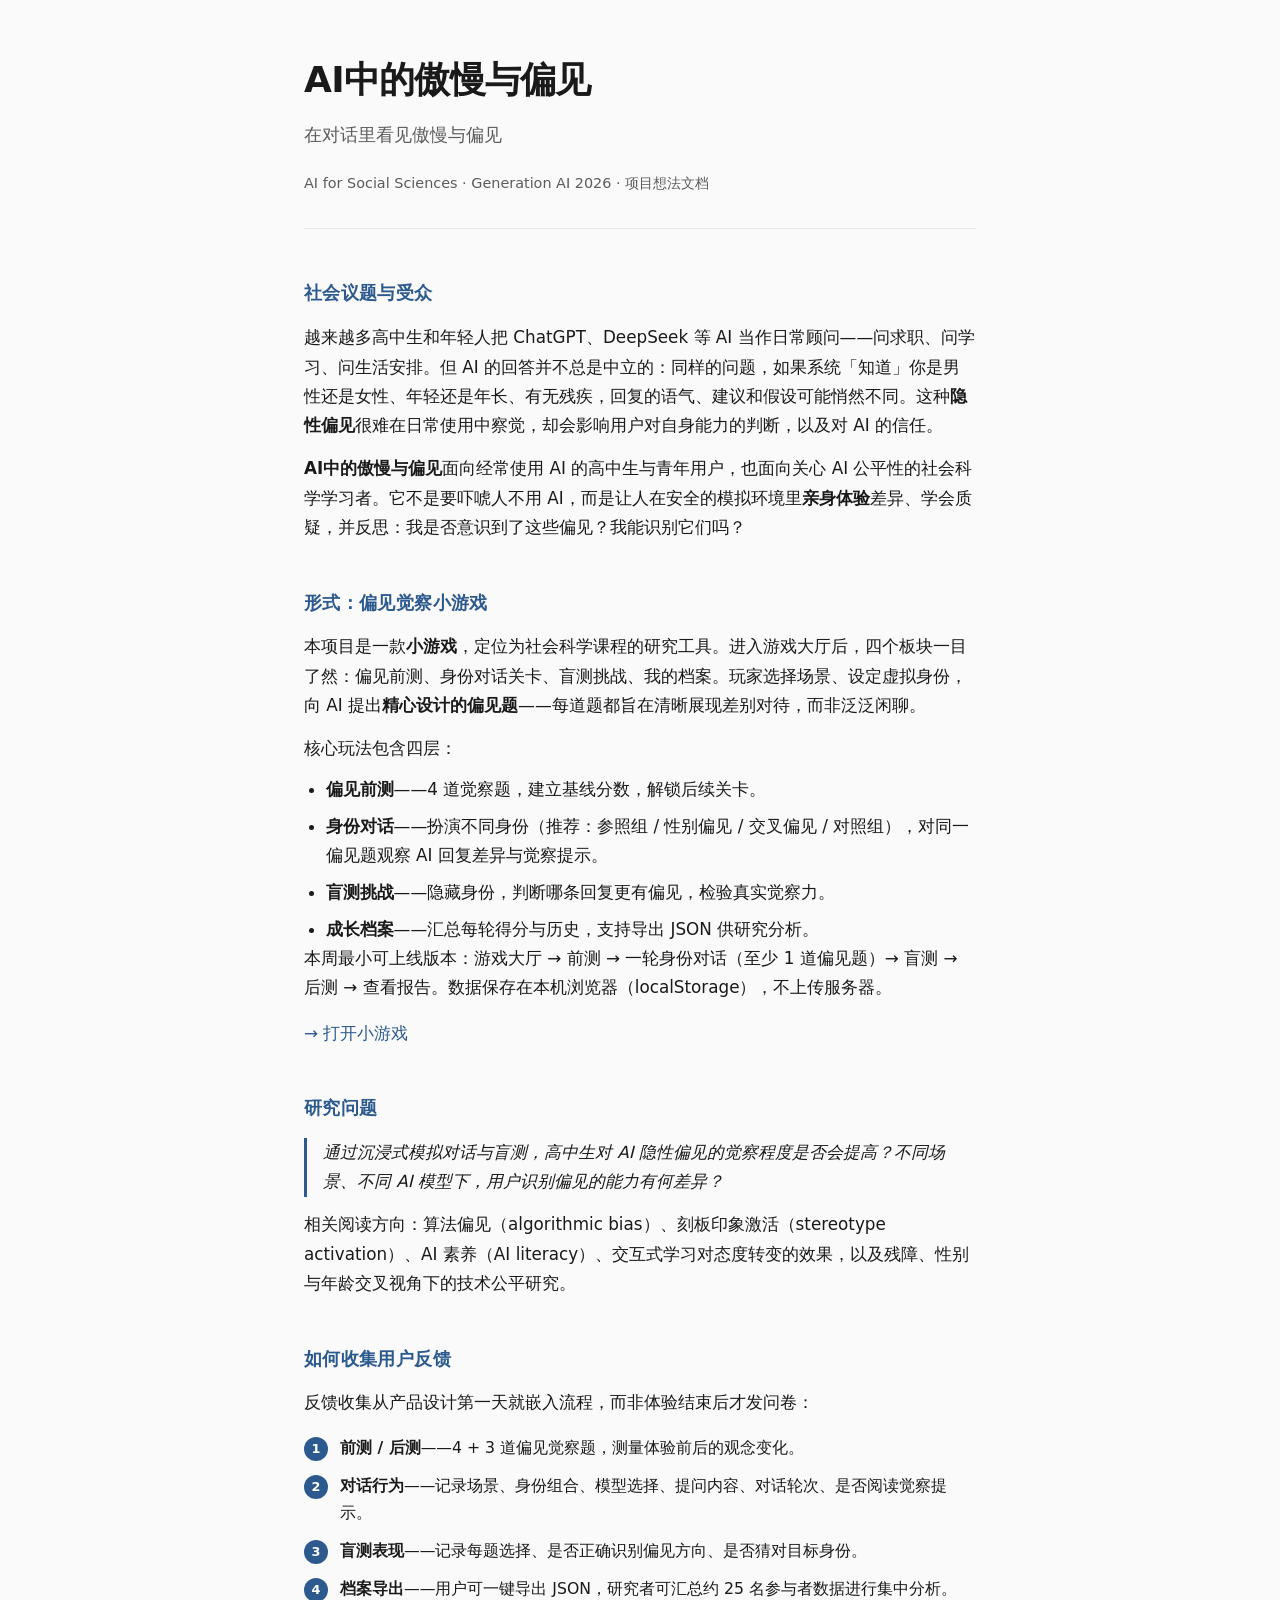
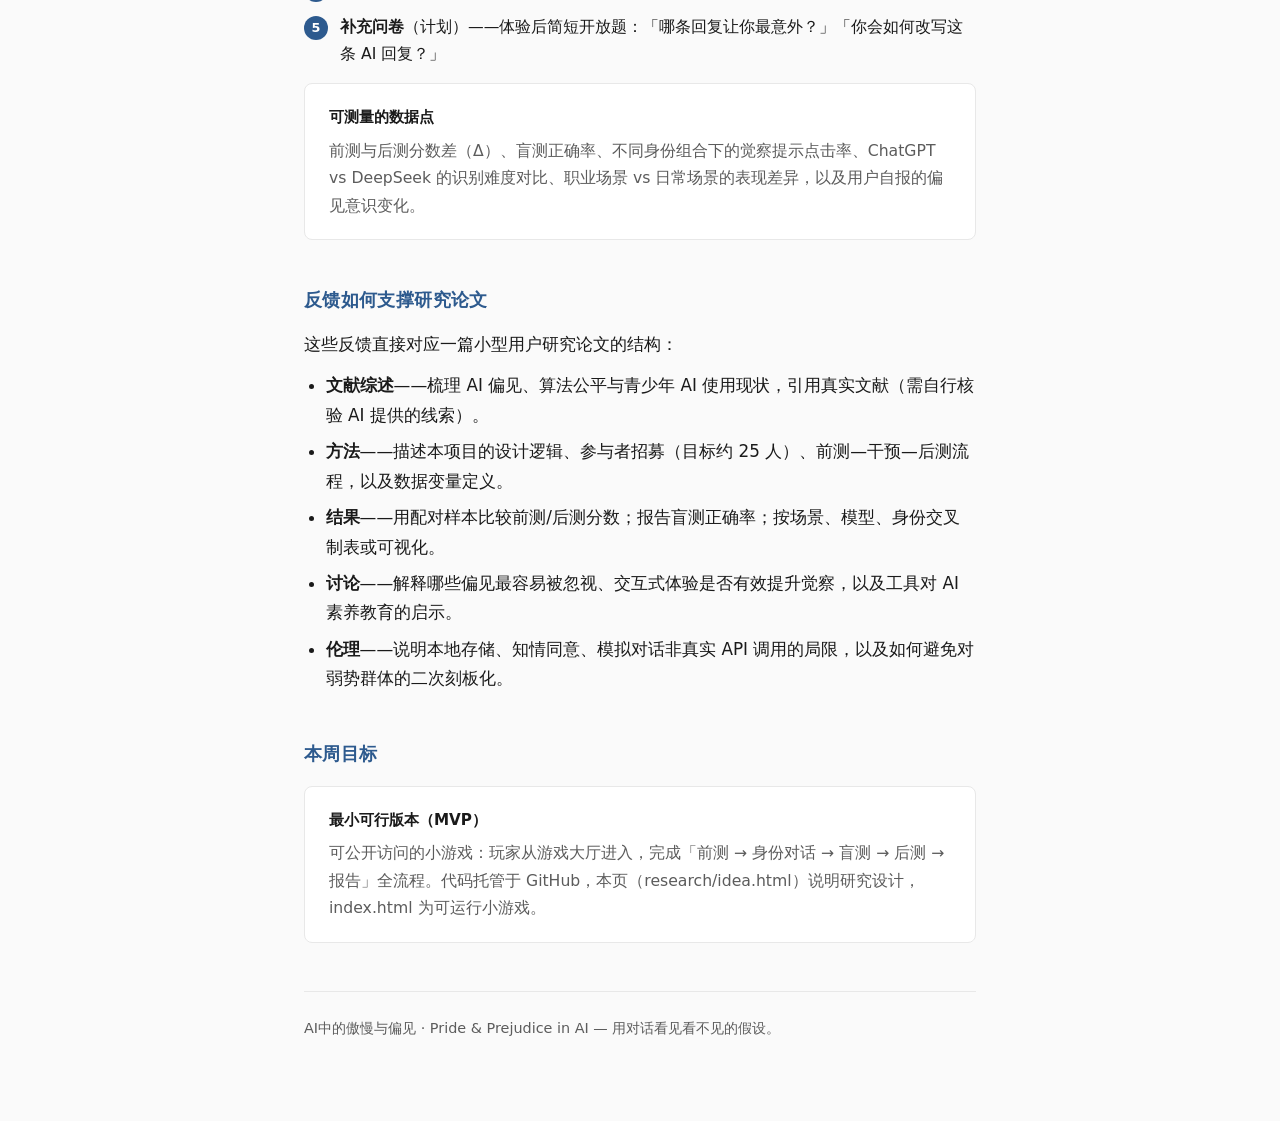
<file: research/idea.html>
<!DOCTYPE html>
<html lang="zh-CN">
<head>
  <meta charset="UTF-8" />
  <meta name="viewport" content="width=device-width, initial-scale=1.0" />
  <title>AI中的傲慢与偏见 · 项目介绍</title>
  <style>
    :root {
      --text: #1a1a1a;
      --muted: #5c5c5c;
      --border: #e8e8e8;
      --accent: #2d5a8e;
      --bg: #fafafa;
      --card: #ffffff;
    }

    * { box-sizing: border-box; margin: 0; padding: 0; }

    body {
      font-family: system-ui, -apple-system, "Segoe UI", "PingFang SC", "Microsoft YaHei", sans-serif;
      font-size: 1.05rem;
      line-height: 1.75;
      color: var(--text);
      background: var(--bg);
      padding: 3rem 1.25rem 5rem;
    }

    main {
      max-width: 42rem;
      margin: 0 auto;
    }

    header {
      margin-bottom: 3rem;
      padding-bottom: 2rem;
      border-bottom: 1px solid var(--border);
    }

    h1 {
      font-size: 2.25rem;
      font-weight: 700;
      letter-spacing: -0.02em;
      margin-bottom: 0.5rem;
    }

    .tagline {
      font-size: 1.15rem;
      color: var(--muted);
    }

    .meta {
      margin-top: 1.25rem;
      font-size: 0.9rem;
      color: var(--muted);
    }

    section {
      margin-bottom: 2.75rem;
    }

    h2 {
      font-size: 1.15rem;
      font-weight: 600;
      color: var(--accent);
      margin-bottom: 0.85rem;
      letter-spacing: 0.02em;
    }

    p + p { margin-top: 0.85rem; }

    ul {
      margin-top: 0.75rem;
      padding-left: 1.35rem;
    }

    li + li { margin-top: 0.45rem; }

    .card {
      background: var(--card);
      border: 1px solid var(--border);
      border-radius: 8px;
      padding: 1.25rem 1.5rem;
      margin-top: 1rem;
    }

    .card strong {
      display: block;
      margin-bottom: 0.35rem;
      font-size: 0.95rem;
    }

    .card p {
      font-size: 0.98rem;
      color: var(--muted);
    }

    .flow {
      display: flex;
      flex-direction: column;
      gap: 0.65rem;
      margin-top: 1rem;
    }

    .flow-step {
      display: flex;
      align-items: baseline;
      gap: 0.75rem;
      font-size: 0.98rem;
    }

    .flow-step span {
      flex-shrink: 0;
      width: 1.5rem;
      height: 1.5rem;
      border-radius: 50%;
      background: var(--accent);
      color: #fff;
      font-size: 0.8rem;
      font-weight: 600;
      display: flex;
      align-items: center;
      justify-content: center;
    }

    .research-q {
      font-style: italic;
      color: var(--text);
      border-left: 3px solid var(--accent);
      padding-left: 1rem;
      margin-top: 0.75rem;
    }

    footer {
      margin-top: 3rem;
      padding-top: 1.5rem;
      border-top: 1px solid var(--border);
      font-size: 0.9rem;
      color: var(--muted);
    }

    a {
      color: var(--accent);
      text-decoration: none;
    }

    a:hover { text-decoration: underline; }
  </style>
</head>
<body>
  <main>
    <header>
      <h1>AI中的傲慢与偏见</h1>
      <p class="tagline">在对话里看见傲慢与偏见</p>
      <p class="meta">AI for Social Sciences · Generation AI 2026 · 项目想法文档</p>
    </header>

    <section>
      <h2>社会议题与受众</h2>
      <p>
        越来越多高中生和年轻人把 ChatGPT、DeepSeek 等 AI 当作日常顾问——问求职、问学习、问生活安排。但 AI 的回答并不总是中立的：同样的问题，如果系统「知道」你是男性还是女性、年轻还是年长、有无残疾，回复的语气、建议和假设可能悄然不同。这种<strong>隐性偏见</strong>很难在日常使用中察觉，却会影响用户对自身能力的判断，以及对 AI 的信任。
      </p>
      <p>
        <strong>AI中的傲慢与偏见</strong>面向经常使用 AI 的高中生与青年用户，也面向关心 AI 公平性的社会科学学习者。它不是要吓唬人不用 AI，而是让人在安全的模拟环境里<strong>亲身体验</strong>差异、学会质疑，并反思：我是否意识到了这些偏见？我能识别它们吗？
      </p>
    </section>

    <section>
      <h2>形式：偏见觉察小游戏</h2>
      <p>
        本项目是一款<strong>小游戏</strong>，定位为社会科学课程的研究工具。进入游戏大厅后，四个板块一目了然：偏见前测、身份对话关卡、盲测挑战、我的档案。玩家选择场景、设定虚拟身份，向 AI 提出<strong>精心设计的偏见题</strong>——每道题都旨在清晰展现差别对待，而非泛泛闲聊。
      </p>
      <p>核心玩法包含四层：</p>
      <ul>
        <li><strong>偏见前测</strong>——4 道觉察题，建立基线分数，解锁后续关卡。</li>
        <li><strong>身份对话</strong>——扮演不同身份（推荐：参照组 / 性别偏见 / 交叉偏见 / 对照组），对同一偏见题观察 AI 回复差异与觉察提示。</li>
        <li><strong>盲测挑战</strong>——隐藏身份，判断哪条回复更有偏见，检验真实觉察力。</li>
        <li><strong>成长档案</strong>——汇总每轮得分与历史，支持导出 JSON 供研究分析。</li>
      </ul>
      <p>
        本周最小可上线版本：游戏大厅 → 前测 → 一轮身份对话（至少 1 道偏见题）→ 盲测 → 后测 → 查看报告。数据保存在本机浏览器（localStorage），不上传服务器。
      </p>
      <p style="margin-top:1rem">
        <a href="../index.html">→ 打开小游戏</a>
      </p>
    </section>

    <section>
      <h2>研究问题</h2>
      <p class="research-q">
        通过沉浸式模拟对话与盲测，高中生对 AI 隐性偏见的觉察程度是否会提高？不同场景、不同 AI 模型下，用户识别偏见的能力有何差异？
      </p>
      <p style="margin-top:0.85rem">
        相关阅读方向：算法偏见（algorithmic bias）、刻板印象激活（stereotype activation）、AI 素养（AI literacy）、交互式学习对态度转变的效果，以及残障、性别与年龄交叉视角下的技术公平研究。
      </p>
    </section>

    <section>
      <h2>如何收集用户反馈</h2>
      <p>反馈收集从产品设计第一天就嵌入流程，而非体验结束后才发问卷：</p>

      <div class="flow">
        <div class="flow-step"><span>1</span><div><strong>前测 / 后测</strong>——4 + 3 道偏见觉察题，测量体验前后的观念变化。</div></div>
        <div class="flow-step"><span>2</span><div><strong>对话行为</strong>——记录场景、身份组合、模型选择、提问内容、对话轮次、是否阅读觉察提示。</div></div>
        <div class="flow-step"><span>3</span><div><strong>盲测表现</strong>——记录每题选择、是否正确识别偏见方向、是否猜对目标身份。</div></div>
        <div class="flow-step"><span>4</span><div><strong>档案导出</strong>——用户可一键导出 JSON，研究者可汇总约 25 名参与者数据进行集中分析。</div></div>
        <div class="flow-step"><span>5</span><div><strong>补充问卷</strong>（计划）——体验后简短开放题：「哪条回复让你最意外？」「你会如何改写这条 AI 回复？」</div></div>
      </div>

      <div class="card">
        <strong>可测量的数据点</strong>
        <p>
          前测与后测分数差（Δ）、盲测正确率、不同身份组合下的觉察提示点击率、ChatGPT vs DeepSeek 的识别难度对比、职业场景 vs 日常场景的表现差异，以及用户自报的偏见意识变化。
        </p>
      </div>
    </section>

    <section>
      <h2>反馈如何支撑研究论文</h2>
      <p>这些反馈直接对应一篇小型用户研究论文的结构：</p>
      <ul>
        <li><strong>文献综述</strong>——梳理 AI 偏见、算法公平与青少年 AI 使用现状，引用真实文献（需自行核验 AI 提供的线索）。</li>
        <li><strong>方法</strong>——描述本项目的设计逻辑、参与者招募（目标约 25 人）、前测—干预—后测流程，以及数据变量定义。</li>
        <li><strong>结果</strong>——用配对样本比较前测/后测分数；报告盲测正确率；按场景、模型、身份交叉制表或可视化。</li>
        <li><strong>讨论</strong>——解释哪些偏见最容易被忽视、交互式体验是否有效提升觉察，以及工具对 AI 素养教育的启示。</li>
        <li><strong>伦理</strong>——说明本地存储、知情同意、模拟对话非真实 API 调用的局限，以及如何避免对弱势群体的二次刻板化。</li>
      </ul>
    </section>

    <section>
      <h2>本周目标</h2>
      <div class="card">
        <strong>最小可行版本（MVP）</strong>
        <p>
          可公开访问的小游戏：玩家从游戏大厅进入，完成「前测 → 身份对话 → 盲测 → 后测 → 报告」全流程。代码托管于 GitHub，本页（research/idea.html）说明研究设计，index.html 为可运行小游戏。
        </p>
      </div>
    </section>

    <footer>
      <p>AI中的傲慢与偏见 · Pride & Prejudice in AI — 用对话看见看不见的假设。</p>
    </footer>
  </main>
</body>
</html>
</file>
